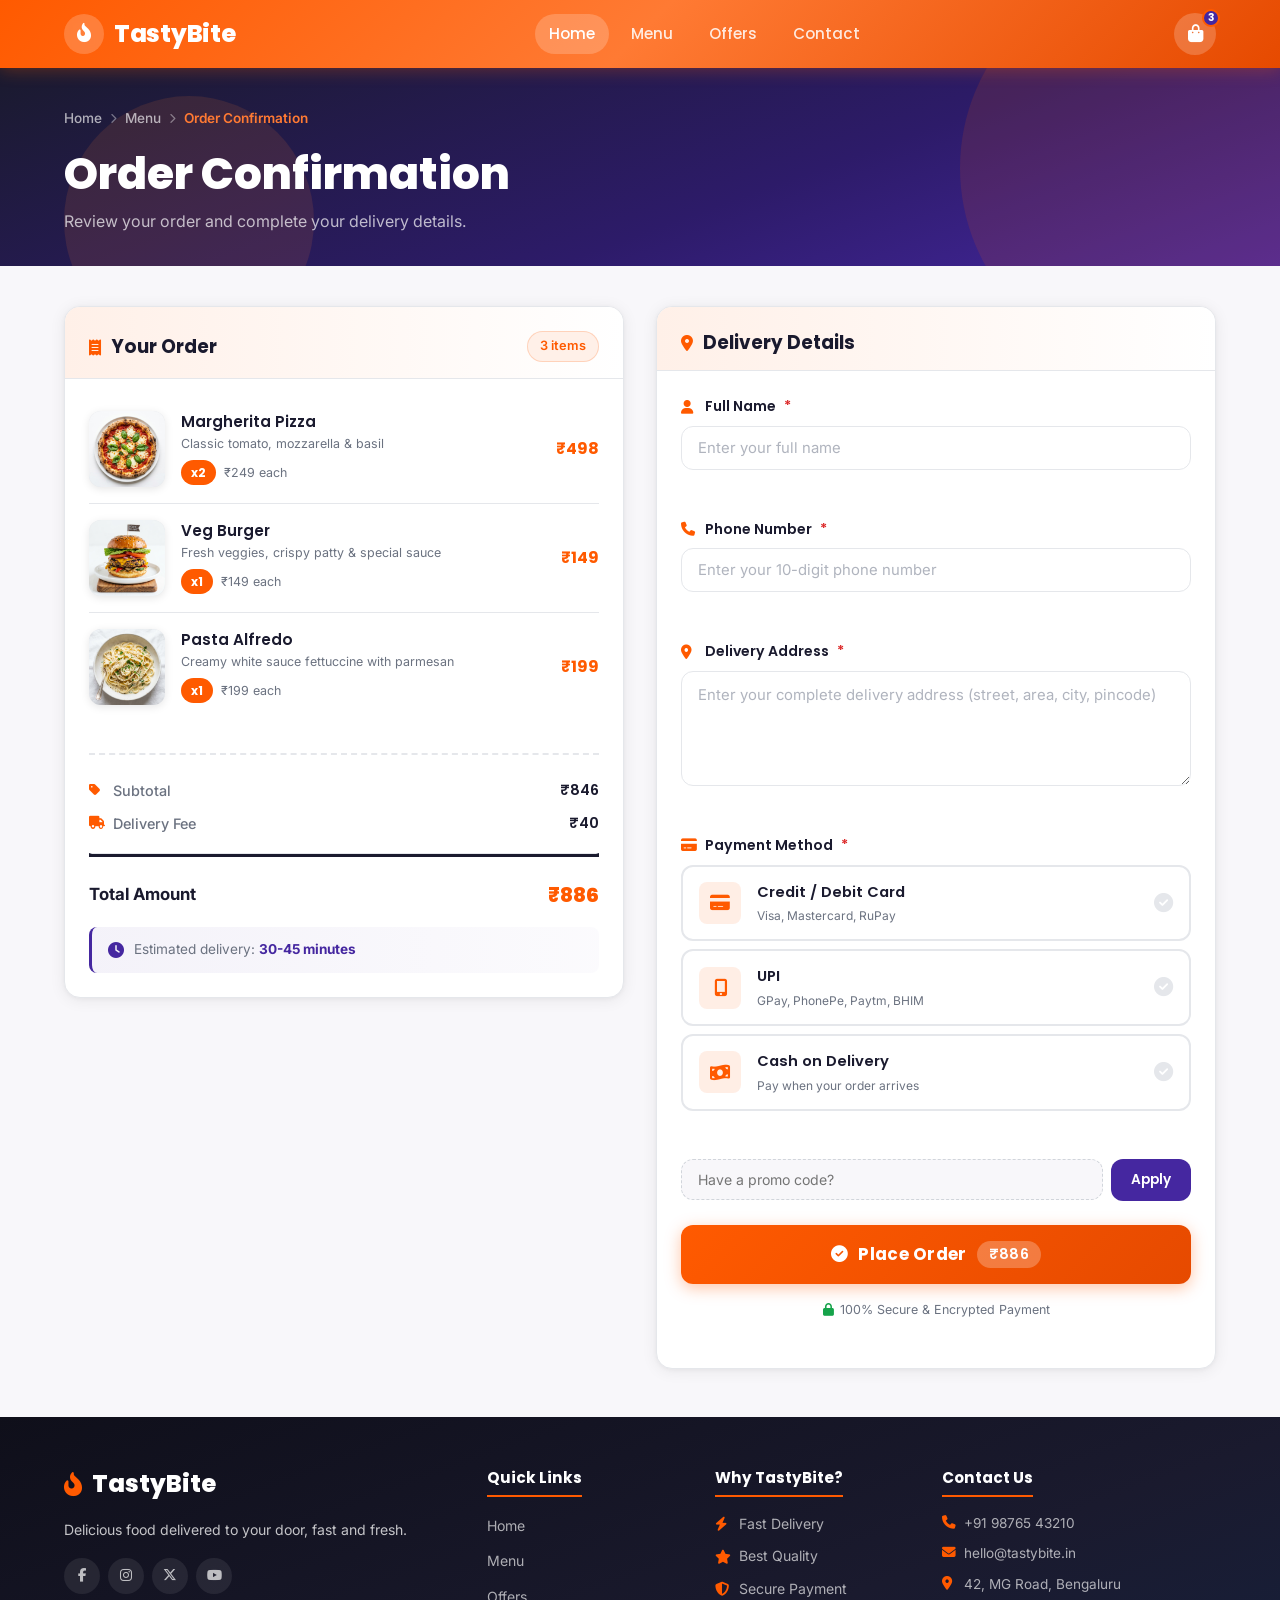
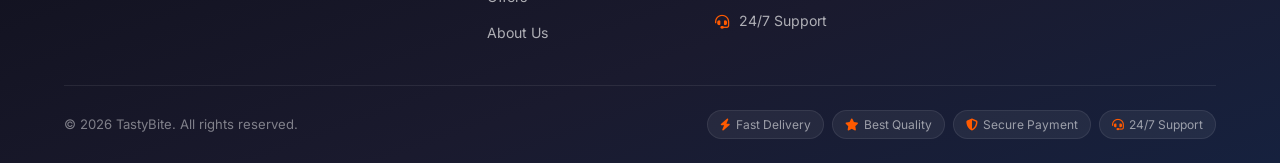
<file: index.html>
<!DOCTYPE html>
<html lang="en">
<head>
  <!-- ===== META & SEO ===== -->
  <meta charset="UTF-8" />
  <meta name="viewport" content="width=device-width, initial-scale=1.0" />
  <meta name="description" content="TastyBite – Review and confirm your food order. Fast delivery, best quality, secure payment." />
  <title>Order Confirmation | TastyBite</title>

  <!-- ===== GOOGLE FONTS ===== -->
  <link rel="preconnect" href="https://fonts.googleapis.com" />
  <link rel="preconnect" href="https://fonts.gstatic.com" crossorigin />
  <link href="https://fonts.googleapis.com/css2?family=Poppins:wght@300;400;500;600;700;800&family=Inter:wght@300;400;500;600&display=swap" rel="stylesheet" />

  <!-- ===== FONT AWESOME ICONS ===== -->
  <link rel="stylesheet" href="https://cdnjs.cloudflare.com/ajax/libs/font-awesome/6.5.0/css/all.min.css" />

  <!-- ===== STYLESHEET ===== -->
  <link rel="stylesheet" href="style.css" />
</head>

<body>

  <!-- ============================================================
       HEADER
  ============================================================ -->
  <header class="site-header" role="banner">
    <div class="header-inner container">

      <!-- Logo -->
      <a href="#" class="logo" aria-label="TastyBite home">
        <span class="logo-icon" aria-hidden="true">
          <i class="fa-solid fa-fire-flame-curved"></i>
        </span>
        <span class="logo-text">TastyBite</span>
      </a>

      <!-- Desktop Navigation -->
      <nav class="nav-links" role="navigation" aria-label="Main navigation">
        <a href="#" class="nav-link active">Home</a>
        <a href="#" class="nav-link">Menu</a>
        <a href="#" class="nav-link">Offers</a>
        <a href="#" class="nav-link">Contact</a>
      </nav>

      <!-- Cart & Hamburger -->
      <div class="header-actions">
        <button class="cart-btn" id="cartBtn" aria-label="Shopping cart, 3 items">
          <i class="fa-solid fa-bag-shopping" aria-hidden="true"></i>
          <span class="cart-badge" aria-live="polite">3</span>
        </button>
        <!-- Mobile hamburger -->
        <button class="hamburger" id="hamburger" aria-label="Toggle navigation menu" aria-expanded="false" aria-controls="mobileNav">
          <span class="ham-bar"></span>
          <span class="ham-bar"></span>
          <span class="ham-bar"></span>
        </button>
      </div>
    </div>

    <!-- Mobile Navigation Drawer -->
    <nav class="mobile-nav" id="mobileNav" role="navigation" aria-label="Mobile navigation" aria-hidden="true">
      <a href="#" class="mobile-nav-link">Home</a>
      <a href="#" class="mobile-nav-link">Menu</a>
      <a href="#" class="mobile-nav-link">Offers</a>
      <a href="#" class="mobile-nav-link">Contact</a>
    </nav>
  </header>

  <!-- ============================================================
       PAGE TITLE BANNER
  ============================================================ -->
  <section class="page-banner" aria-labelledby="pageBannerTitle">
    <div class="container">
      <!-- Breadcrumb -->
      <nav class="breadcrumb" aria-label="Breadcrumb">
        <a href="#" class="breadcrumb-link">Home</a>
        <i class="fa-solid fa-chevron-right breadcrumb-sep" aria-hidden="true"></i>
        <a href="#" class="breadcrumb-link">Menu</a>
        <i class="fa-solid fa-chevron-right breadcrumb-sep" aria-hidden="true"></i>
        <span class="breadcrumb-current" aria-current="page">Order Confirmation</span>
      </nav>

      <h1 id="pageBannerTitle" class="page-title">Order Confirmation</h1>
      <p class="page-subtitle">Review your order and complete your delivery details.</p>
    </div>
  </section>

  <!-- ============================================================
       MAIN CONTENT
  ============================================================ -->
  <main class="main-content" id="mainContent">
    <div class="container">

      <!-- SUCCESS CARD (hidden by default, shown after valid order) -->
      <div class="success-card" id="successCard" role="alert" aria-live="polite" aria-atomic="true" hidden>
        <div class="success-icon-wrap" aria-hidden="true">
          <i class="fa-solid fa-circle-check success-icon"></i>
        </div>
        <h2 class="success-title">Order Placed Successfully!</h2>
        <p class="success-msg" id="successMsg"></p>
        <div class="success-details" id="successDetails"></div>
        <button class="btn-continue" id="continueBtn" onclick="resetPage()">
          <i class="fa-solid fa-utensils" aria-hidden="true"></i>
          Continue Shopping
        </button>
      </div>

      <!-- TWO-COLUMN LAYOUT -->
      <div class="order-grid" id="orderGrid">

        <!-- ===== LEFT CARD: YOUR ORDER ===== -->
        <section class="card order-summary" aria-labelledby="orderSummaryTitle">
          <div class="card-header">
            <h2 id="orderSummaryTitle" class="card-title">
              <i class="fa-solid fa-receipt" aria-hidden="true"></i>
              Your Order
            </h2>
            <span class="item-count">3 items</span>
          </div>

          <ul class="order-items" aria-label="Order items list">

            <!-- Item 1: Margherita Pizza -->
            <li class="order-item">
              <div class="item-img-wrap">
                <img
                  src="images/pizza.png"
                  alt="Margherita Pizza"
                  class="item-img"
                  loading="lazy"
                  onerror="this.src='https://placehold.co/80x80/FF5A00/white?text=%F0%9F%8D%95'"
                />
              </div>
              <div class="item-info">
                <h3 class="item-name">Margherita Pizza</h3>
                <p class="item-desc">Classic tomato, mozzarella &amp; basil</p>
                <div class="item-meta">
                  <span class="item-qty">x2</span>
                  <span class="item-unit-price">&#8377;249 each</span>
                </div>
              </div>
              <div class="item-price" aria-label="Price Rs.498">&#8377;498</div>
            </li>

            <!-- Item 2: Veg Burger -->
            <li class="order-item">
              <div class="item-img-wrap">
                <img
                  src="images/burger.png"
                  alt="Veg Burger"
                  class="item-img"
                  loading="lazy"
                  onerror="this.src='https://placehold.co/80x80/FF5A00/white?text=%F0%9F%8D%94'"
                />
              </div>
              <div class="item-info">
                <h3 class="item-name">Veg Burger</h3>
                <p class="item-desc">Fresh veggies, crispy patty &amp; special sauce</p>
                <div class="item-meta">
                  <span class="item-qty">x1</span>
                  <span class="item-unit-price">&#8377;149 each</span>
                </div>
              </div>
              <div class="item-price" aria-label="Price Rs.149">&#8377;149</div>
            </li>

            <!-- Item 3: Pasta Alfredo -->
            <li class="order-item">
              <div class="item-img-wrap">
                <img
                  src="images/pasta.png"
                  alt="Pasta Alfredo"
                  class="item-img"
                  loading="lazy"
                  onerror="this.src='https://placehold.co/80x80/FF5A00/white?text=%F0%9F%8D%9D'"
                />
              </div>
              <div class="item-info">
                <h3 class="item-name">Pasta Alfredo</h3>
                <p class="item-desc">Creamy white sauce fettuccine with parmesan</p>
                <div class="item-meta">
                  <span class="item-qty">x1</span>
                  <span class="item-unit-price">&#8377;199 each</span>
                </div>
              </div>
              <div class="item-price" aria-label="Price Rs.199">&#8377;199</div>
            </li>
          </ul>

          <!-- Divider -->
          <hr class="divider" />

          <!-- Pricing Breakdown -->
          <div class="price-breakdown" aria-label="Price summary">
            <div class="price-row">
              <span class="price-label">
                <i class="fa-solid fa-tag" aria-hidden="true"></i>Subtotal
              </span>
              <span class="price-value">&#8377;846</span>
            </div>
            <div class="price-row">
              <span class="price-label">
                <i class="fa-solid fa-truck" aria-hidden="true"></i>Delivery Fee
              </span>
              <span class="price-value">&#8377;40</span>
            </div>
            <hr class="divider slim" />
            <div class="price-row total-row">
              <span class="price-label total-label">Total Amount</span>
              <span class="price-value total-value">&#8377;886</span>
            </div>
          </div>

          <!-- Delivery time estimate -->
          <div class="delivery-estimate">
            <i class="fa-solid fa-clock" aria-hidden="true"></i>
            <span>Estimated delivery: <strong>30-45 minutes</strong></span>
          </div>
        </section>
        <!-- END LEFT CARD -->

        <!-- ===== RIGHT CARD: DELIVERY DETAILS ===== -->
        <section class="card delivery-form-card" aria-labelledby="deliveryDetailsTitle">
          <div class="card-header">
            <h2 id="deliveryDetailsTitle" class="card-title">
              <i class="fa-solid fa-location-dot" aria-hidden="true"></i>
              Delivery Details
            </h2>
          </div>

          <form id="orderForm" novalidate aria-label="Delivery and payment details form">

            <!-- Full Name -->
            <div class="form-group" id="nameGroup">
              <label for="customerName" class="form-label">
                <i class="fa-solid fa-user" aria-hidden="true"></i>
                Full Name <span class="required-star" aria-hidden="true">*</span>
              </label>
              <input
                type="text"
                id="customerName"
                name="customerName"
                class="form-input"
                placeholder="Enter your full name"
                autocomplete="name"
                required
                aria-required="true"
                aria-describedby="nameError"
              />
              <span class="field-error" id="nameError" role="alert" aria-live="polite"></span>
            </div>

            <!-- Phone Number -->
            <div class="form-group" id="phoneGroup">
              <label for="phoneNumber" class="form-label">
                <i class="fa-solid fa-phone" aria-hidden="true"></i>
                Phone Number <span class="required-star" aria-hidden="true">*</span>
              </label>
              <input
                type="tel"
                id="phoneNumber"
                name="phoneNumber"
                class="form-input"
                placeholder="Enter your 10-digit phone number"
                autocomplete="tel"
                maxlength="10"
                required
                aria-required="true"
                aria-describedby="phoneError"
              />
              <span class="field-error" id="phoneError" role="alert" aria-live="polite"></span>
            </div>

            <!-- Delivery Address -->
            <div class="form-group" id="addressGroup">
              <label for="deliveryAddress" class="form-label">
                <i class="fa-solid fa-map-marker-alt" aria-hidden="true"></i>
                Delivery Address <span class="required-star" aria-hidden="true">*</span>
              </label>
              <textarea
                id="deliveryAddress"
                name="deliveryAddress"
                class="form-textarea"
                placeholder="Enter your complete delivery address (street, area, city, pincode)"
                rows="4"
                required
                aria-required="true"
                aria-describedby="addressError"
              ></textarea>
              <span class="field-error" id="addressError" role="alert" aria-live="polite"></span>
            </div>

            <!-- Payment Method -->
            <div class="form-group" id="paymentGroup">
              <p class="form-label" id="paymentLabel">
                <i class="fa-solid fa-credit-card" aria-hidden="true"></i>
                Payment Method <span class="required-star" aria-hidden="true">*</span>
              </p>
              <div class="payment-options" role="radiogroup" aria-labelledby="paymentLabel" aria-describedby="paymentError">

                <!-- Option 1: Card -->
                <label class="payment-card" for="payCard">
                  <input
                    type="radio"
                    id="payCard"
                    name="paymentMethod"
                    value="Credit / Debit Card"
                    class="payment-radio"
                  />
                  <span class="payment-card-inner">
                    <span class="payment-icon-wrap">
                      <i class="fa-solid fa-credit-card" aria-hidden="true"></i>
                    </span>
                    <span class="payment-text">
                      <span class="payment-title">Credit / Debit Card</span>
                      <span class="payment-sub">Visa, Mastercard, RuPay</span>
                    </span>
                    <span class="payment-check" aria-hidden="true">
                      <i class="fa-solid fa-circle-check"></i>
                    </span>
                  </span>
                </label>

                <!-- Option 2: UPI -->
                <label class="payment-card" for="payUpi">
                  <input
                    type="radio"
                    id="payUpi"
                    name="paymentMethod"
                    value="UPI"
                    class="payment-radio"
                  />
                  <span class="payment-card-inner">
                    <span class="payment-icon-wrap">
                      <i class="fa-solid fa-mobile-screen-button" aria-hidden="true"></i>
                    </span>
                    <span class="payment-text">
                      <span class="payment-title">UPI</span>
                      <span class="payment-sub">GPay, PhonePe, Paytm, BHIM</span>
                    </span>
                    <span class="payment-check" aria-hidden="true">
                      <i class="fa-solid fa-circle-check"></i>
                    </span>
                  </span>
                </label>

                <!-- Option 3: COD -->
                <label class="payment-card" for="payCod">
                  <input
                    type="radio"
                    id="payCod"
                    name="paymentMethod"
                    value="Cash on Delivery"
                    class="payment-radio"
                  />
                  <span class="payment-card-inner">
                    <span class="payment-icon-wrap">
                      <i class="fa-solid fa-money-bill-wave" aria-hidden="true"></i>
                    </span>
                    <span class="payment-text">
                      <span class="payment-title">Cash on Delivery</span>
                      <span class="payment-sub">Pay when your order arrives</span>
                    </span>
                    <span class="payment-check" aria-hidden="true">
                      <i class="fa-solid fa-circle-check"></i>
                    </span>
                  </span>
                </label>
              </div>
              <span class="field-error" id="paymentError" role="alert" aria-live="polite"></span>
            </div>

            <!-- Promo Code -->
            <div class="promo-row">
              <input type="text" id="promoCode" class="promo-input" placeholder="Have a promo code?" aria-label="Promo code" />
              <button type="button" class="promo-btn" id="promoBtn">Apply</button>
            </div>

            <!-- Place Order Button -->
            <button type="submit" class="btn-place-order" id="placeOrderBtn">
              <i class="fa-solid fa-check-circle" aria-hidden="true"></i>
              <span>Place Order</span>
              <span class="btn-total">&#8377;886</span>
            </button>

            <!-- Secure notice -->
            <p class="secure-notice">
              <i class="fa-solid fa-lock" aria-hidden="true"></i>
              100% Secure &amp; Encrypted Payment
            </p>
          </form>
        </section>
        <!-- END RIGHT CARD -->

      </div><!-- /order-grid -->
    </div><!-- /container -->
  </main>

  <!-- ============================================================
       FOOTER
  ============================================================ -->
  <footer class="site-footer" role="contentinfo">
    <div class="container">

      <!-- Footer Top -->
      <div class="footer-top">
        <!-- Brand -->
        <div class="footer-brand">
          <div class="footer-logo">
            <i class="fa-solid fa-fire-flame-curved" aria-hidden="true"></i>
            TastyBite
          </div>
          <p class="footer-tagline">Delicious food delivered to your door, fast and fresh.</p>
          <div class="footer-social" aria-label="Social media links">
            <a href="#" class="social-link" aria-label="Facebook"><i class="fa-brands fa-facebook-f" aria-hidden="true"></i></a>
            <a href="#" class="social-link" aria-label="Instagram"><i class="fa-brands fa-instagram" aria-hidden="true"></i></a>
            <a href="#" class="social-link" aria-label="Twitter"><i class="fa-brands fa-x-twitter" aria-hidden="true"></i></a>
            <a href="#" class="social-link" aria-label="YouTube"><i class="fa-brands fa-youtube" aria-hidden="true"></i></a>
          </div>
        </div>

        <!-- Quick Links -->
        <div class="footer-col">
          <h3 class="footer-heading">Quick Links</h3>
          <ul class="footer-links">
            <li><a href="#">Home</a></li>
            <li><a href="#">Menu</a></li>
            <li><a href="#">Offers</a></li>
            <li><a href="#">About Us</a></li>
          </ul>
        </div>

        <!-- Features -->
        <div class="footer-col">
          <h3 class="footer-heading">Why TastyBite?</h3>
          <ul class="footer-features">
            <li><i class="fa-solid fa-bolt" aria-hidden="true"></i> Fast Delivery</li>
            <li><i class="fa-solid fa-star" aria-hidden="true"></i> Best Quality</li>
            <li><i class="fa-solid fa-shield-halved" aria-hidden="true"></i> Secure Payment</li>
            <li><i class="fa-solid fa-headset" aria-hidden="true"></i> 24/7 Support</li>
          </ul>
        </div>

        <!-- Contact -->
        <div class="footer-col">
          <h3 class="footer-heading">Contact Us</h3>
          <address class="footer-contact">
            <p><i class="fa-solid fa-phone" aria-hidden="true"></i> +91 98765 43210</p>
            <p><i class="fa-solid fa-envelope" aria-hidden="true"></i> hello@tastybite.in</p>
            <p><i class="fa-solid fa-location-dot" aria-hidden="true"></i> 42, MG Road, Bengaluru</p>
          </address>
        </div>
      </div>

      <!-- Footer Bottom -->
      <div class="footer-bottom">
        <p class="footer-copy">&#169; 2026 TastyBite. All rights reserved.</p>
        <div class="footer-badges">
          <span class="footer-badge"><i class="fa-solid fa-bolt" aria-hidden="true"></i> Fast Delivery</span>
          <span class="footer-badge"><i class="fa-solid fa-star" aria-hidden="true"></i> Best Quality</span>
          <span class="footer-badge"><i class="fa-solid fa-shield-halved" aria-hidden="true"></i> Secure Payment</span>
          <span class="footer-badge"><i class="fa-solid fa-headset" aria-hidden="true"></i> 24/7 Support</span>
        </div>
      </div>
    </div>
  </footer>

  <!-- ===== JAVASCRIPT ===== -->
  <script src="script.js"></script>
</body>
</html>
</file>
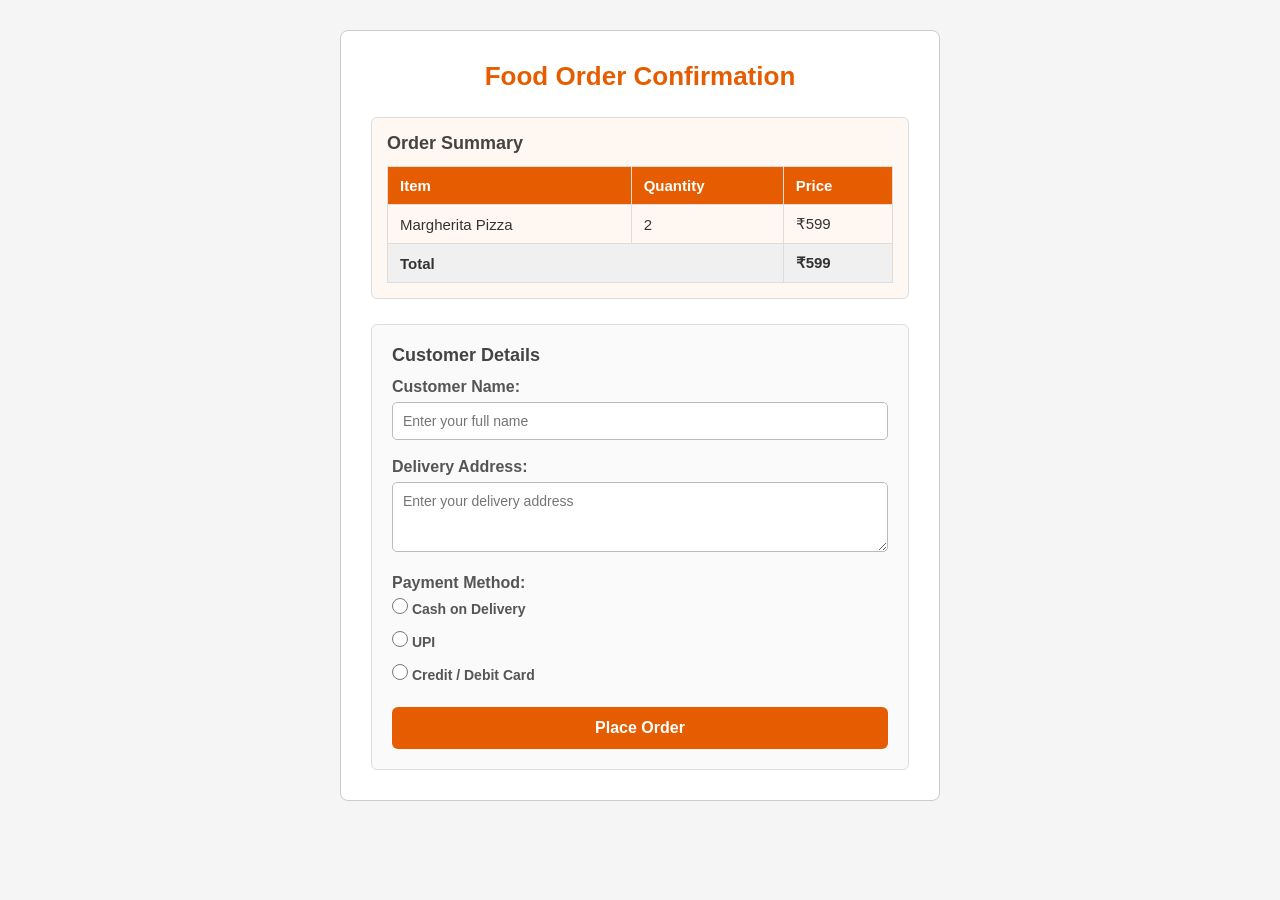
<file: index2.html>
<!DOCTYPE html>
<html lang="en">
<head>
  <meta charset="UTF-8" />
  <meta name="viewport" content="width=device-width, initial-scale=1.0" />
  <title>Food Order Confirmation</title>
  <link rel="stylesheet" href="style2.css" />
</head>
<body>

  <div class="container">

    <!-- Page Heading -->
    <h1>Food Order Confirmation</h1>

    <!-- Order Summary Section -->
    <div class="order-summary">
      <h2>Order Summary</h2>
      <table class="order-table">
        <thead>
          <tr>
            <th>Item</th>
            <th>Quantity</th>
            <th>Price</th>
          </tr>
        </thead>
        <tbody>
          <tr>
            <td>Margherita Pizza</td>
            <td>2</td>
            <td>₹599</td>
          </tr>
        </tbody>
        <tfoot>
          <tr>
            <td colspan="2"><strong>Total</strong></td>
            <td><strong>₹599</strong></td>
          </tr>
        </tfoot>
      </table>
    </div>

    <!-- Customer Details Form -->
    <div class="form-section">
      <h2>Customer Details</h2>

      <form id="orderForm">

        <!-- Customer Name -->
        <div class="form-group">
          <label for="customerName">Customer Name:</label>
          <input
            type="text"
            id="customerName"
            placeholder="Enter your full name"
          />
        </div>

        <!-- Delivery Address -->
        <div class="form-group">
          <label for="deliveryAddress">Delivery Address:</label>
          <textarea
            id="deliveryAddress"
            rows="3"
            placeholder="Enter your delivery address"
          ></textarea>
        </div>

        <!-- Payment Method (Radio Buttons) -->
        <div class="form-group">
          <label>Payment Method:</label>
          <div class="radio-group">

            <label class="radio-label">
              <input type="radio" name="payment" value="Cash on Delivery" />
              Cash on Delivery
            </label>

            <label class="radio-label">
              <input type="radio" name="payment" value="UPI" />
              UPI
            </label>

            <label class="radio-label">
              <input type="radio" name="payment" value="Credit / Debit Card" />
              Credit / Debit Card
            </label>

          </div>
        </div>

        <!-- Error Message (hidden by default) -->
        <p id="errorMessage" class="error-message"></p>

        <!-- Success Message (hidden by default) -->
        <p id="successMessage" class="success-message"></p>

        <!-- Place Order Button -->
        <button type="button" id="placeOrderBtn" onclick="placeOrder()">
          Place Order
        </button>

      </form>
    </div>

  </div>

  <script src="script2.js"></script>
</body>
</html>
</file>
<file: style.css>
/* ============================================================
   style.css  –  TastyBite Order Confirmation Page
   Author: TastyBite Dev Team
   Design: Orange (#FF5A00) + Dark Purple (#4527A0)
   ============================================================ */

/* ─────────────────────────────────────────
   0. CSS CUSTOM PROPERTIES (Design Tokens)
───────────────────────────────────────── */
:root {
  /* Colors */
  --clr-primary:       #FF5A00;
  --clr-primary-dark:  #D94800;
  --clr-primary-light: #FF7A33;
  --clr-primary-fade:  #FFF0E8;
  --clr-accent:        #4527A0;
  --clr-accent-light:  #6A4BD8;
  --clr-success:       #16A34A;
  --clr-success-bg:    #F0FDF4;
  --clr-success-border:#BBF7D0;
  --clr-danger:        #DC2626;
  --clr-danger-bg:     #FEF2F2;
  --clr-warning:       #D97706;

  /* Neutrals */
  --clr-white:         #FFFFFF;
  --clr-bg:            #F8F7FA;
  --clr-surface:       #FFFFFF;
  --clr-text:          #1A1A2E;
  --clr-text-muted:    #6B7280;
  --clr-border:        #E5E7EB;
  --clr-border-strong: #D1D5DB;

  /* Typography */
  --font-heading: 'Poppins', sans-serif;
  --font-body:    'Inter', sans-serif;

  /* Spacing (8px system) */
  --sp-1: 8px;
  --sp-2: 16px;
  --sp-3: 24px;
  --sp-4: 32px;
  --sp-5: 40px;
  --sp-6: 48px;
  --sp-7: 56px;
  --sp-8: 64px;

  /* Radius */
  --radius-sm:  8px;
  --radius-md:  12px;
  --radius-lg:  16px;
  --radius-xl:  24px;
  --radius-pill:9999px;

  /* Shadows */
  --shadow-card: 0 2px 16px rgba(0,0,0,0.07), 0 1px 4px rgba(0,0,0,0.04);
  --shadow-hover: 0 8px 32px rgba(255,90,0,0.12), 0 2px 8px rgba(0,0,0,0.06);
  --shadow-btn:  0 4px 16px rgba(255,90,0,0.35);

  /* Transitions */
  --transition: 0.25s cubic-bezier(0.4, 0, 0.2, 1);
  --transition-fast: 0.15s ease;
}

/* ─────────────────────────────────────────
   1. RESET & BASE
───────────────────────────────────────── */
*, *::before, *::after {
  box-sizing: border-box;
  margin: 0;
  padding: 0;
}

html {
  scroll-behavior: smooth;
  font-size: 16px;
}

body {
  font-family: var(--font-body);
  background-color: var(--clr-bg);
  color: var(--clr-text);
  line-height: 1.6;
  min-height: 100vh;
  display: flex;
  flex-direction: column;
  -webkit-font-smoothing: antialiased;
}

main { flex: 1; }

img { max-width: 100%; display: block; }

ul { list-style: none; }

a {
  text-decoration: none;
  color: inherit;
  transition: color var(--transition-fast);
}

button {
  cursor: pointer;
  border: none;
  font-family: inherit;
}

h1, h2, h3, h4 {
  font-family: var(--font-heading);
  line-height: 1.25;
}

/* ─────────────────────────────────────────
   2. LAYOUT UTILITIES
───────────────────────────────────────── */
.container {
  width: 100%;
  max-width: 1200px;
  margin: 0 auto;
  padding: 0 var(--sp-3);
}

/* ─────────────────────────────────────────
   3. HEADER
───────────────────────────────────────── */
.site-header {
  background: linear-gradient(135deg, var(--clr-primary) 0%, #FF7A33 50%, #E64A00 100%);
  position: sticky;
  top: 0;
  z-index: 1000;
  box-shadow: 0 2px 16px rgba(255,90,0,0.30);
}

.header-inner {
  display: flex;
  align-items: center;
  justify-content: space-between;
  height: 68px;
  gap: var(--sp-3);
}

/* Logo */
.logo {
  display: flex;
  align-items: center;
  gap: 10px;
  text-decoration: none;
  flex-shrink: 0;
}

.logo-icon {
  width: 40px;
  height: 40px;
  background: rgba(255,255,255,0.20);
  border-radius: 50%;
  display: flex;
  align-items: center;
  justify-content: center;
  font-size: 1.2rem;
  color: var(--clr-white);
  backdrop-filter: blur(4px);
  transition: transform var(--transition);
}

.logo:hover .logo-icon {
  transform: rotate(-10deg) scale(1.1);
}

.logo-text {
  font-family: var(--font-heading);
  font-weight: 800;
  font-size: 1.5rem;
  color: var(--clr-white);
  letter-spacing: -0.3px;
}

/* Desktop nav */
.nav-links {
  display: flex;
  align-items: center;
  gap: var(--sp-1);
}

.nav-link {
  color: rgba(255,255,255,0.85);
  font-family: var(--font-heading);
  font-weight: 500;
  font-size: 0.95rem;
  padding: 8px 14px;
  border-radius: var(--radius-pill);
  transition: background var(--transition), color var(--transition);
}

.nav-link:hover,
.nav-link.active {
  color: var(--clr-white);
  background: rgba(255,255,255,0.20);
}

/* Header actions */
.header-actions {
  display: flex;
  align-items: center;
  gap: var(--sp-1);
}

/* Cart button */
.cart-btn {
  position: relative;
  width: 42px;
  height: 42px;
  border-radius: 50%;
  background: rgba(255,255,255,0.20);
  color: var(--clr-white);
  font-size: 1.1rem;
  display: flex;
  align-items: center;
  justify-content: center;
  transition: background var(--transition), transform var(--transition);
  flex-shrink: 0;
}

.cart-btn:hover {
  background: rgba(255,255,255,0.35);
  transform: scale(1.08);
}

.cart-badge {
  position: absolute;
  top: -4px;
  right: -4px;
  width: 18px;
  height: 18px;
  background: var(--clr-accent);
  color: var(--clr-white);
  border-radius: 50%;
  font-size: 0.65rem;
  font-weight: 700;
  display: flex;
  align-items: center;
  justify-content: center;
  font-family: var(--font-heading);
  border: 2px solid var(--clr-primary);
}

/* Hamburger */
.hamburger {
  display: none;
  flex-direction: column;
  justify-content: center;
  gap: 5px;
  width: 42px;
  height: 42px;
  border-radius: var(--radius-sm);
  background: rgba(255,255,255,0.20);
  padding: 8px 10px;
  transition: background var(--transition);
}

.hamburger:hover { background: rgba(255,255,255,0.35); }

.ham-bar {
  display: block;
  width: 100%;
  height: 2px;
  background: var(--clr-white);
  border-radius: 2px;
  transition: transform var(--transition), opacity var(--transition);
}

/* Hamburger open state */
.hamburger.is-open .ham-bar:nth-child(1) {
  transform: translateY(7px) rotate(45deg);
}
.hamburger.is-open .ham-bar:nth-child(2) {
  opacity: 0;
}
.hamburger.is-open .ham-bar:nth-child(3) {
  transform: translateY(-7px) rotate(-45deg);
}

/* Mobile nav */
.mobile-nav {
  display: none;
  flex-direction: column;
  background: var(--clr-primary-dark);
  padding: var(--sp-2) var(--sp-3);
  gap: 4px;
  /* Smooth slide */
  max-height: 0;
  overflow: hidden;
  transition: max-height 0.35s cubic-bezier(0.4, 0, 0.2, 1),
              padding 0.35s ease;
}

.mobile-nav.is-open {
  display: flex;
  max-height: 300px;
  padding: var(--sp-2) var(--sp-3) var(--sp-3);
}

.mobile-nav-link {
  color: rgba(255,255,255,0.90);
  font-family: var(--font-heading);
  font-weight: 500;
  padding: 12px 16px;
  border-radius: var(--radius-sm);
  transition: background var(--transition), color var(--transition);
}

.mobile-nav-link:hover {
  background: rgba(255,255,255,0.15);
  color: var(--clr-white);
}

/* ─────────────────────────────────────────
   4. PAGE BANNER
───────────────────────────────────────── */
.page-banner {
  background: linear-gradient(160deg, #1A1A2E 0%, #2D1B69 60%, var(--clr-accent) 100%);
  padding: var(--sp-5) 0 var(--sp-4);
  position: relative;
  overflow: hidden;
}

/* Decorative blobs */
.page-banner::before,
.page-banner::after {
  content: '';
  position: absolute;
  border-radius: 50%;
  opacity: 0.12;
}
.page-banner::before {
  width: 400px;
  height: 400px;
  background: var(--clr-primary);
  top: -100px;
  right: -80px;
}
.page-banner::after {
  width: 250px;
  height: 250px;
  background: var(--clr-primary-light);
  bottom: -80px;
  left: 5%;
}

/* Breadcrumb */
.breadcrumb {
  display: flex;
  align-items: center;
  gap: 8px;
  margin-bottom: var(--sp-2);
  position: relative;
  z-index: 1;
}

.breadcrumb-link {
  color: rgba(255,255,255,0.65);
  font-size: 0.85rem;
  font-weight: 500;
  transition: color var(--transition-fast);
}

.breadcrumb-link:hover { color: var(--clr-white); }

.breadcrumb-sep {
  color: rgba(255,255,255,0.40);
  font-size: 0.65rem;
}

.breadcrumb-current {
  color: var(--clr-primary-light);
  font-size: 0.85rem;
  font-weight: 600;
}

/* Page title */
.page-title {
  font-family: var(--font-heading);
  font-size: clamp(1.75rem, 4vw, 2.75rem);
  font-weight: 800;
  color: var(--clr-white);
  margin-bottom: var(--sp-1);
  position: relative;
  z-index: 1;
}

.page-subtitle {
  color: rgba(255,255,255,0.70);
  font-size: 1rem;
  font-weight: 400;
  position: relative;
  z-index: 1;
}

/* ─────────────────────────────────────────
   5. MAIN CONTENT
───────────────────────────────────────── */
.main-content {
  padding: var(--sp-5) 0 var(--sp-6);
}

/* ─────────────────────────────────────────
   6. ORDER GRID (Two-Column)
───────────────────────────────────────── */
.order-grid {
  display: grid;
  grid-template-columns: 1fr 1fr;
  gap: var(--sp-4);
  align-items: start;
}

/* ─────────────────────────────────────────
   7. CARD BASE
───────────────────────────────────────── */
.card {
  background: var(--clr-surface);
  border-radius: var(--radius-lg);
  box-shadow: var(--shadow-card);
  border: 1px solid var(--clr-border);
  overflow: hidden;
  transition: box-shadow var(--transition);
}

.card:hover {
  box-shadow: var(--shadow-hover);
}

.card-header {
  display: flex;
  align-items: center;
  justify-content: space-between;
  padding: var(--sp-3) var(--sp-3) var(--sp-2);
  border-bottom: 1px solid var(--clr-border);
  background: linear-gradient(90deg, var(--clr-primary-fade) 0%, var(--clr-white) 100%);
}

.card-title {
  font-family: var(--font-heading);
  font-size: 1.15rem;
  font-weight: 700;
  color: var(--clr-text);
  display: flex;
  align-items: center;
  gap: 10px;
}

.card-title i {
  color: var(--clr-primary);
  font-size: 1rem;
}

.item-count {
  background: var(--clr-primary-fade);
  color: var(--clr-primary);
  font-size: 0.8rem;
  font-weight: 600;
  padding: 4px 12px;
  border-radius: var(--radius-pill);
  border: 1px solid rgba(255,90,0,0.2);
}

/* ─────────────────────────────────────────
   8. ORDER ITEMS
───────────────────────────────────────── */
.order-items {
  padding: var(--sp-2) var(--sp-3);
  display: flex;
  flex-direction: column;
  gap: 0;
}

.order-item {
  display: flex;
  align-items: center;
  gap: var(--sp-2);
  padding: var(--sp-2) 0;
  border-bottom: 1px solid var(--clr-border);
  transition: background var(--transition-fast);
}

.order-item:last-child { border-bottom: none; }

.order-item:hover {
  background: var(--clr-primary-fade);
  border-radius: var(--radius-sm);
  margin: 0 calc(-1 * var(--sp-1));
  padding: var(--sp-2) var(--sp-1);
}

/* Food image */
.item-img-wrap {
  flex-shrink: 0;
  width: 76px;
  height: 76px;
  border-radius: var(--radius-md);
  overflow: hidden;
  background: var(--clr-border);
  box-shadow: 0 2px 8px rgba(0,0,0,0.10);
}

.item-img {
  width: 100%;
  height: 100%;
  object-fit: cover;
  transition: transform 0.4s ease;
}

.item-img-wrap:hover .item-img {
  transform: scale(1.08);
}

/* Item info */
.item-info { flex: 1; min-width: 0; }

.item-name {
  font-family: var(--font-heading);
  font-size: 0.95rem;
  font-weight: 600;
  color: var(--clr-text);
  margin-bottom: 3px;
  white-space: nowrap;
  overflow: hidden;
  text-overflow: ellipsis;
}

.item-desc {
  font-size: 0.78rem;
  color: var(--clr-text-muted);
  margin-bottom: 6px;
  white-space: nowrap;
  overflow: hidden;
  text-overflow: ellipsis;
}

.item-meta {
  display: flex;
  align-items: center;
  gap: var(--sp-1);
}

.item-qty {
  background: var(--clr-primary);
  color: var(--clr-white);
  font-size: 0.75rem;
  font-weight: 700;
  padding: 3px 10px;
  border-radius: var(--radius-pill);
  font-family: var(--font-heading);
}

.item-unit-price {
  color: var(--clr-text-muted);
  font-size: 0.78rem;
}

.item-price {
  font-family: var(--font-heading);
  font-size: 1rem;
  font-weight: 700;
  color: var(--clr-primary);
  flex-shrink: 0;
}

/* ─────────────────────────────────────────
   9. DIVIDERS
───────────────────────────────────────── */
.divider {
  border: none;
  border-top: 2px dashed var(--clr-border);
  margin: var(--sp-2) var(--sp-3);
}

.divider.slim {
  border-top-width: 1px;
  border-style: solid;
  margin: var(--sp-1) 0;
}

/* ─────────────────────────────────────────
   10. PRICE BREAKDOWN
───────────────────────────────────────── */
.price-breakdown {
  padding: var(--sp-1) var(--sp-3) var(--sp-2);
  display: flex;
  flex-direction: column;
  gap: 10px;
}

.price-row {
  display: flex;
  justify-content: space-between;
  align-items: center;
}

.price-label {
  display: flex;
  align-items: center;
  gap: 8px;
  color: var(--clr-text-muted);
  font-size: 0.9rem;
  font-weight: 500;
}

.price-label i {
  color: var(--clr-primary);
  font-size: 0.8rem;
  width: 16px;
}

.price-value {
  font-family: var(--font-heading);
  font-weight: 600;
  color: var(--clr-text);
  font-size: 0.9rem;
}

.total-row {
  margin-top: 4px;
}

.total-label {
  font-size: 1.05rem;
  font-weight: 700;
  color: var(--clr-text);
}

.total-value {
  font-size: 1.25rem;
  font-weight: 800;
  color: var(--clr-primary);
}

/* Delivery estimate */
.delivery-estimate {
  display: flex;
  align-items: center;
  gap: 10px;
  margin: 0 var(--sp-3) var(--sp-3);
  padding: 12px 16px;
  background: linear-gradient(90deg, rgba(69,39,160,0.06) 0%, rgba(69,39,160,0.02) 100%);
  border-radius: var(--radius-sm);
  border-left: 3px solid var(--clr-accent);
  font-size: 0.85rem;
  color: var(--clr-text-muted);
}

.delivery-estimate i {
  color: var(--clr-accent);
  font-size: 1rem;
}

.delivery-estimate strong { color: var(--clr-accent); }

/* ─────────────────────────────────────────
   11. DELIVERY FORM CARD
───────────────────────────────────────── */
.delivery-form-card { padding-bottom: var(--sp-3); }

.delivery-form-card form {
  padding: var(--sp-3);
  display: flex;
  flex-direction: column;
  gap: var(--sp-3);
}

/* Form group */
.form-group {
  display: flex;
  flex-direction: column;
  gap: 6px;
}

/* Label */
.form-label {
  font-family: var(--font-heading);
  font-size: 0.88rem;
  font-weight: 600;
  color: var(--clr-text);
  display: flex;
  align-items: center;
  gap: 8px;
  margin-bottom: 2px;
}

.form-label i {
  color: var(--clr-primary);
  width: 16px;
}

.required-star { color: var(--clr-danger); }

/* Inputs & Textarea */
.form-input,
.form-textarea {
  width: 100%;
  padding: 12px 16px;
  border: 1.5px solid var(--clr-border);
  border-radius: var(--radius-md);
  font-family: var(--font-body);
  font-size: 0.93rem;
  color: var(--clr-text);
  background: var(--clr-white);
  transition: border-color var(--transition), box-shadow var(--transition),
              background var(--transition);
  outline: none;
}

.form-input::placeholder,
.form-textarea::placeholder {
  color: #B0B4BE;
}

.form-input:hover,
.form-textarea:hover {
  border-color: var(--clr-border-strong);
}

.form-input:focus,
.form-textarea:focus {
  border-color: var(--clr-primary);
  box-shadow: 0 0 0 3px rgba(255,90,0,0.12);
  background: var(--clr-primary-fade);
}

.form-textarea {
  resize: vertical;
  min-height: 100px;
  line-height: 1.5;
}

/* Error state on input/textarea */
.form-input.input-error,
.form-textarea.input-error {
  border-color: var(--clr-danger);
  box-shadow: 0 0 0 3px rgba(220,38,38,0.10);
}

/* Field error message */
.field-error {
  display: block;
  font-size: 0.8rem;
  color: var(--clr-danger);
  font-weight: 500;
  min-height: 18px;
  opacity: 0;
  transform: translateY(-4px);
  transition: opacity var(--transition), transform var(--transition);
}

.field-error.visible {
  opacity: 1;
  transform: translateY(0);
}

/* ─────────────────────────────────────────
   12. PAYMENT OPTIONS
───────────────────────────────────────── */
.payment-options {
  display: flex;
  flex-direction: column;
  gap: var(--sp-1);
}

.payment-card {
  display: block;
  cursor: pointer;
  position: relative;
}

.payment-radio { display: none; }

.payment-card-inner {
  display: flex;
  align-items: center;
  gap: var(--sp-2);
  padding: 14px 16px;
  border: 2px solid var(--clr-border);
  border-radius: var(--radius-md);
  background: var(--clr-white);
  transition: border-color var(--transition), background var(--transition),
              box-shadow var(--transition), transform var(--transition);
}

.payment-card:hover .payment-card-inner {
  border-color: var(--clr-primary-light);
  background: var(--clr-primary-fade);
  transform: translateX(3px);
}

/* Selected state */
.payment-radio:checked + .payment-card-inner {
  border-color: var(--clr-primary);
  background: var(--clr-primary-fade);
  box-shadow: 0 0 0 3px rgba(255,90,0,0.12);
}

.payment-icon-wrap {
  width: 42px;
  height: 42px;
  border-radius: var(--radius-sm);
  background: rgba(255,90,0,0.10);
  display: flex;
  align-items: center;
  justify-content: center;
  font-size: 1.1rem;
  color: var(--clr-primary);
  flex-shrink: 0;
  transition: background var(--transition), transform var(--transition);
}

.payment-radio:checked + .payment-card-inner .payment-icon-wrap {
  background: var(--clr-primary);
  color: var(--clr-white);
  transform: scale(1.05);
}

.payment-text {
  flex: 1;
  display: flex;
  flex-direction: column;
  gap: 2px;
}

.payment-title {
  font-family: var(--font-heading);
  font-size: 0.92rem;
  font-weight: 600;
  color: var(--clr-text);
}

.payment-sub {
  font-size: 0.75rem;
  color: var(--clr-text-muted);
}

.payment-check {
  color: var(--clr-border);
  font-size: 1.2rem;
  transition: color var(--transition), transform var(--transition);
}

.payment-radio:checked + .payment-card-inner .payment-check {
  color: var(--clr-primary);
  transform: scale(1.15);
}

/* ─────────────────────────────────────────
   13. PROMO CODE
───────────────────────────────────────── */
.promo-row {
  display: flex;
  gap: var(--sp-1);
  align-items: center;
}

.promo-input {
  flex: 1;
  padding: 11px 16px;
  border: 1.5px dashed var(--clr-border-strong);
  border-radius: var(--radius-md);
  font-family: var(--font-body);
  font-size: 0.88rem;
  color: var(--clr-text);
  background: var(--clr-bg);
  outline: none;
  transition: border-color var(--transition), background var(--transition);
}

.promo-input:focus {
  border-color: var(--clr-accent);
  background: var(--clr-white);
}

.promo-btn {
  padding: 11px 20px;
  background: var(--clr-accent);
  color: var(--clr-white);
  font-family: var(--font-heading);
  font-size: 0.85rem;
  font-weight: 600;
  border-radius: var(--radius-md);
  transition: background var(--transition), transform var(--transition);
  flex-shrink: 0;
}

.promo-btn:hover {
  background: var(--clr-accent-light);
  transform: translateY(-1px);
}

.promo-btn:active {
  transform: translateY(0);
}

/* ─────────────────────────────────────────
   14. PLACE ORDER BUTTON
───────────────────────────────────────── */
.btn-place-order {
  width: 100%;
  display: flex;
  align-items: center;
  justify-content: center;
  gap: 10px;
  padding: 16px 24px;
  background: linear-gradient(135deg, var(--clr-primary) 0%, #E64A00 100%);
  color: var(--clr-white);
  font-family: var(--font-heading);
  font-size: 1.05rem;
  font-weight: 700;
  border-radius: var(--radius-md);
  box-shadow: var(--shadow-btn);
  transition: transform var(--transition), box-shadow var(--transition),
              filter var(--transition);
  position: relative;
  overflow: hidden;
  letter-spacing: 0.3px;
}

.btn-place-order::before {
  content: '';
  position: absolute;
  inset: 0;
  background: linear-gradient(135deg, rgba(255,255,255,0.12) 0%, transparent 60%);
  opacity: 0;
  transition: opacity var(--transition);
}

.btn-place-order:hover {
  transform: translateY(-2px);
  box-shadow: 0 8px 24px rgba(255,90,0,0.45);
  filter: brightness(1.06);
}

.btn-place-order:hover::before { opacity: 1; }

.btn-place-order:active {
  transform: translateY(0) scale(0.99);
  box-shadow: var(--shadow-btn);
}

.btn-place-order.loading {
  pointer-events: none;
  opacity: 0.8;
}

/* The inline total in the button */
.btn-total {
  background: rgba(255,255,255,0.25);
  padding: 3px 12px;
  border-radius: var(--radius-pill);
  font-size: 0.9rem;
  font-weight: 600;
}

/* Secure notice */
.secure-notice {
  text-align: center;
  font-size: 0.78rem;
  color: var(--clr-text-muted);
  display: flex;
  align-items: center;
  justify-content: center;
  gap: 6px;
  margin-top: calc(-1 * var(--sp-1));
}

.secure-notice i { color: var(--clr-success); }

/* ─────────────────────────────────────────
   15. SUCCESS CARD
───────────────────────────────────────── */
.success-card {
  background: var(--clr-success-bg);
  border: 1.5px solid var(--clr-success-border);
  border-radius: var(--radius-xl);
  padding: var(--sp-6) var(--sp-4);
  text-align: center;
  margin-bottom: var(--sp-4);
  box-shadow: 0 8px 40px rgba(22,163,74,0.12);

  /* Animation on reveal */
  animation: successPop 0.5s cubic-bezier(0.34, 1.56, 0.64, 1) forwards;
}

@keyframes successPop {
  from {
    opacity: 0;
    transform: scale(0.92) translateY(20px);
  }
  to {
    opacity: 1;
    transform: scale(1) translateY(0);
  }
}

.success-icon-wrap {
  margin-bottom: var(--sp-2);
}

.success-icon {
  font-size: 4.5rem;
  color: var(--clr-success);
  animation: iconBounce 0.6s 0.2s cubic-bezier(0.34, 1.56, 0.64, 1) both;
}

@keyframes iconBounce {
  from { transform: scale(0); opacity: 0; }
  to   { transform: scale(1); opacity: 1; }
}

.success-title {
  font-family: var(--font-heading);
  font-size: clamp(1.4rem, 3vw, 2rem);
  font-weight: 800;
  color: var(--clr-success);
  margin-bottom: var(--sp-1);
}

.success-msg {
  font-size: 1rem;
  color: var(--clr-text-muted);
  margin-bottom: var(--sp-3);
  line-height: 1.7;
}

.success-details {
  display: inline-flex;
  flex-wrap: wrap;
  gap: var(--sp-2);
  justify-content: center;
  margin-bottom: var(--sp-4);
}

.success-detail-chip {
  background: var(--clr-white);
  border: 1px solid var(--clr-success-border);
  border-radius: var(--radius-sm);
  padding: 10px 20px;
  display: flex;
  flex-direction: column;
  align-items: center;
  gap: 4px;
  min-width: 150px;
}

.chip-label {
  font-size: 0.73rem;
  color: var(--clr-text-muted);
  font-weight: 500;
  text-transform: uppercase;
  letter-spacing: 0.5px;
}

.chip-value {
  font-family: var(--font-heading);
  font-size: 1rem;
  font-weight: 700;
  color: var(--clr-text);
}

.chip-value.order-id-val {
  color: var(--clr-accent);
  font-size: 1.1rem;
  letter-spacing: 1px;
}

/* Continue shopping button */
.btn-continue {
  display: inline-flex;
  align-items: center;
  gap: 8px;
  padding: 13px 28px;
  background: var(--clr-success);
  color: var(--clr-white);
  font-family: var(--font-heading);
  font-size: 0.95rem;
  font-weight: 600;
  border-radius: var(--radius-md);
  transition: background var(--transition), transform var(--transition),
              box-shadow var(--transition);
  box-shadow: 0 4px 16px rgba(22,163,74,0.30);
}

.btn-continue:hover {
  background: #15803D;
  transform: translateY(-2px);
  box-shadow: 0 8px 24px rgba(22,163,74,0.35);
}

.btn-continue:active { transform: translateY(0); }

/* ─────────────────────────────────────────
   16. FOOTER
───────────────────────────────────────── */
.site-footer {
  background: linear-gradient(160deg, #0F0F1A 0%, #1A1A2E 60%, #16213E 100%);
  color: rgba(255,255,255,0.75);
  margin-top: auto;
}

/* Footer top */
.footer-top {
  display: grid;
  grid-template-columns: 2fr 1fr 1fr 1.4fr;
  gap: var(--sp-4);
  padding: var(--sp-6) 0 var(--sp-5);
  border-bottom: 1px solid rgba(255,255,255,0.08);
}

.footer-logo {
  font-family: var(--font-heading);
  font-size: 1.5rem;
  font-weight: 800;
  color: var(--clr-white);
  display: flex;
  align-items: center;
  gap: 10px;
  margin-bottom: var(--sp-2);
}

.footer-logo i { color: var(--clr-primary); }

.footer-tagline {
  font-size: 0.88rem;
  line-height: 1.6;
  margin-bottom: var(--sp-2);
}

/* Social */
.footer-social {
  display: flex;
  gap: var(--sp-1);
}

.social-link {
  width: 36px;
  height: 36px;
  border-radius: 50%;
  background: rgba(255,255,255,0.08);
  display: flex;
  align-items: center;
  justify-content: center;
  font-size: 0.85rem;
  color: rgba(255,255,255,0.70);
  transition: background var(--transition), color var(--transition),
              transform var(--transition);
}

.social-link:hover {
  background: var(--clr-primary);
  color: var(--clr-white);
  transform: translateY(-3px);
}

.footer-heading {
  font-family: var(--font-heading);
  font-size: 0.95rem;
  font-weight: 700;
  color: var(--clr-white);
  margin-bottom: var(--sp-2);
  padding-bottom: 8px;
  border-bottom: 2px solid var(--clr-primary);
  display: inline-block;
}

/* Footer links */
.footer-links {
  display: flex;
  flex-direction: column;
  gap: 10px;
}

.footer-links a {
  font-size: 0.88rem;
  color: rgba(255,255,255,0.65);
  transition: color var(--transition), padding-left var(--transition);
}

.footer-links a:hover {
  color: var(--clr-primary-light);
  padding-left: 6px;
}

/* Footer features */
.footer-features {
  display: flex;
  flex-direction: column;
  gap: 10px;
}

.footer-features li {
  font-size: 0.88rem;
  color: rgba(255,255,255,0.65);
  display: flex;
  align-items: center;
  gap: 8px;
}

.footer-features li i {
  color: var(--clr-primary);
  width: 16px;
}

/* Footer contact */
.footer-contact {
  font-style: normal;
  display: flex;
  flex-direction: column;
  gap: 10px;
}

.footer-contact p {
  font-size: 0.85rem;
  color: rgba(255,255,255,0.65);
  display: flex;
  align-items: flex-start;
  gap: 8px;
  line-height: 1.5;
}

.footer-contact i {
  color: var(--clr-primary);
  margin-top: 3px;
  width: 14px;
  flex-shrink: 0;
}

/* Footer bottom */
.footer-bottom {
  display: flex;
  align-items: center;
  justify-content: space-between;
  flex-wrap: wrap;
  gap: var(--sp-2);
  padding: var(--sp-3) 0;
}

.footer-copy {
  font-size: 0.82rem;
  color: rgba(255,255,255,0.45);
}

.footer-badges {
  display: flex;
  gap: var(--sp-1);
  flex-wrap: wrap;
}

.footer-badge {
  display: flex;
  align-items: center;
  gap: 5px;
  font-size: 0.75rem;
  color: rgba(255,255,255,0.55);
  padding: 4px 12px;
  background: rgba(255,255,255,0.06);
  border-radius: var(--radius-pill);
  border: 1px solid rgba(255,255,255,0.08);
  transition: background var(--transition), color var(--transition);
}

.footer-badge:hover {
  background: rgba(255,90,0,0.15);
  color: var(--clr-primary-light);
}

.footer-badge i { color: var(--clr-primary); }

/* ─────────────────────────────────────────
   17. RESPONSIVE – TABLET (max 900px)
───────────────────────────────────────── */
@media (max-width: 900px) {
  .order-grid {
    grid-template-columns: 1fr 1fr;
    gap: var(--sp-3);
  }

  .footer-top {
    grid-template-columns: 1fr 1fr;
    gap: var(--sp-3);
  }

  .footer-brand { grid-column: 1 / -1; }
}

/* ─────────────────────────────────────────
   18. RESPONSIVE – MOBILE (max 680px)
───────────────────────────────────────── */
@media (max-width: 680px) {

  /* Stack to single column, order summary first */
  .order-grid {
    grid-template-columns: 1fr;
    gap: var(--sp-3);
  }

  /* Show hamburger, hide nav links */
  .hamburger { display: flex; }
  .nav-links  { display: none; }

  /* Smaller page banner */
  .page-banner { padding: var(--sp-4) 0 var(--sp-3); }

  .item-img-wrap {
    width: 60px;
    height: 60px;
  }

  /* Payment cards stacked tighter */
  .payment-card-inner { padding: 12px 14px; }

  .footer-top {
    grid-template-columns: 1fr;
    gap: var(--sp-3);
  }

  .footer-bottom {
    flex-direction: column;
    text-align: center;
    gap: var(--sp-2);
  }

  .footer-badges { justify-content: center; }

  /* Success details stack */
  .success-details { flex-direction: column; align-items: center; }
  .success-detail-chip { width: 80%; }
}

/* ─────────────────────────────────────────
   19. MOBILE (max 420px) – extra small
───────────────────────────────────────── */
@media (max-width: 420px) {
  .container { padding: 0 var(--sp-2); }

  .logo-text { font-size: 1.25rem; }

  .delivery-form-card form {
    padding: var(--sp-2);
    gap: var(--sp-2);
  }

  .order-items { padding: var(--sp-1) var(--sp-2); }

  .card-header {
    padding: var(--sp-2);
  }

  .price-breakdown { padding: var(--sp-1) var(--sp-2) var(--sp-2); }
  .delivery-estimate { margin: 0 var(--sp-2) var(--sp-2); }
}

/* ─────────────────────────────────────────
   20. FOCUS-VISIBLE for accessibility
───────────────────────────────────────── */
:focus-visible {
  outline: 2px solid var(--clr-primary);
  outline-offset: 3px;
  border-radius: 4px;
}

/* ─────────────────────────────────────────
   21. SCROLLBAR (custom, WebKit)
───────────────────────────────────────── */
::-webkit-scrollbar { width: 8px; }
::-webkit-scrollbar-track { background: var(--clr-bg); }
::-webkit-scrollbar-thumb {
  background: var(--clr-primary);
  border-radius: var(--radius-pill);
  border: 2px solid var(--clr-bg);
}
::-webkit-scrollbar-thumb:hover { background: var(--clr-primary-dark); }

/* ─────────────────────────────────────────
   22. UTILITY
───────────────────────────────────────── */
.visually-hidden {
  position: absolute;
  width: 1px;
  height: 1px;
  overflow: hidden;
  clip: rect(0 0 0 0);
  white-space: nowrap;
}
</file>
<file: style2.css>
/* =============================================
   style2.css — Food Order Confirmation Styles
   ============================================= */

/* --- Reset & Base --- */
* {
  box-sizing: border-box;
  margin: 0;
  padding: 0;
}

body {
  font-family: Arial, sans-serif;
  background-color: #f5f5f5;
  color: #333333;
  padding: 30px 15px;
}

/* --- Centered Container --- */
.container {
  max-width: 600px;
  margin: 0 auto;
  background-color: #ffffff;
  border: 1px solid #cccccc;
  border-radius: 8px;
  padding: 30px;
}

/* --- Page Heading --- */
h1 {
  text-align: center;
  font-size: 26px;
  color: #e65c00;
  margin-bottom: 25px;
}

h2 {
  font-size: 18px;
  color: #444444;
  margin-bottom: 12px;
}

/* --- Order Summary --- */
.order-summary {
  border: 1px solid #dddddd;
  border-radius: 6px;
  padding: 15px;
  margin-bottom: 25px;
  background-color: #fff8f2;
}

/* --- Order Table --- */
.order-table {
  width: 100%;
  border-collapse: collapse;
  font-size: 15px;
}

.order-table th,
.order-table td {
  border: 1px solid #dddddd;
  padding: 10px 12px;
  text-align: left;
}

.order-table thead {
  background-color: #e65c00;
  color: #ffffff;
}

.order-table tfoot {
  background-color: #f0f0f0;
}

/* --- Form Section --- */
.form-section {
  border: 1px solid #dddddd;
  border-radius: 6px;
  padding: 20px;
  background-color: #fafafa;
}

/* --- Form Groups --- */
.form-group {
  margin-bottom: 18px;
}

.form-group label {
  display: block;
  font-weight: bold;
  margin-bottom: 6px;
  color: #555555;
}

/* --- Text Input & Textarea --- */
.form-group input[type="text"],
.form-group textarea {
  width: 100%;
  padding: 10px;
  border: 1px solid #bbbbbb;
  border-radius: 5px;
  font-size: 14px;
  font-family: Arial, sans-serif;
  background-color: #ffffff;
  color: #333333;
}

.form-group input[type="text"]:focus,
.form-group textarea:focus {
  border-color: #e65c00;
  outline: none;
}

/* --- Radio Buttons --- */
.radio-group {
  display: flex;
  flex-direction: column;
  gap: 8px;
}

.radio-label {
  display: flex;
  align-items: center;
  gap: 8px;
  font-weight: normal;
  font-size: 14px;
  cursor: pointer;
}

.radio-label input[type="radio"] {
  width: 16px;
  height: 16px;
  accent-color: #e65c00;
  cursor: pointer;
}

/* --- Error Message --- */
.error-message {
  color: #cc0000;
  background-color: #fff0f0;
  border: 1px solid #cc0000;
  border-radius: 5px;
  padding: 10px;
  font-size: 14px;
  margin-bottom: 12px;
  display: none;           /* hidden until needed */
}

/* --- Success Message --- */
.success-message {
  color: #007700;
  background-color: #f0fff0;
  border: 1px solid #007700;
  border-radius: 5px;
  padding: 10px;
  font-size: 14px;
  margin-bottom: 12px;
  display: none;           /* hidden until needed */
}

/* --- Place Order Button --- */
#placeOrderBtn {
  width: 100%;
  padding: 12px;
  background-color: #e65c00;
  color: #ffffff;
  font-size: 16px;
  font-weight: bold;
  border: none;
  border-radius: 6px;
  cursor: pointer;
}

#placeOrderBtn:hover {
  background-color: #cc5200;
}
</file>
